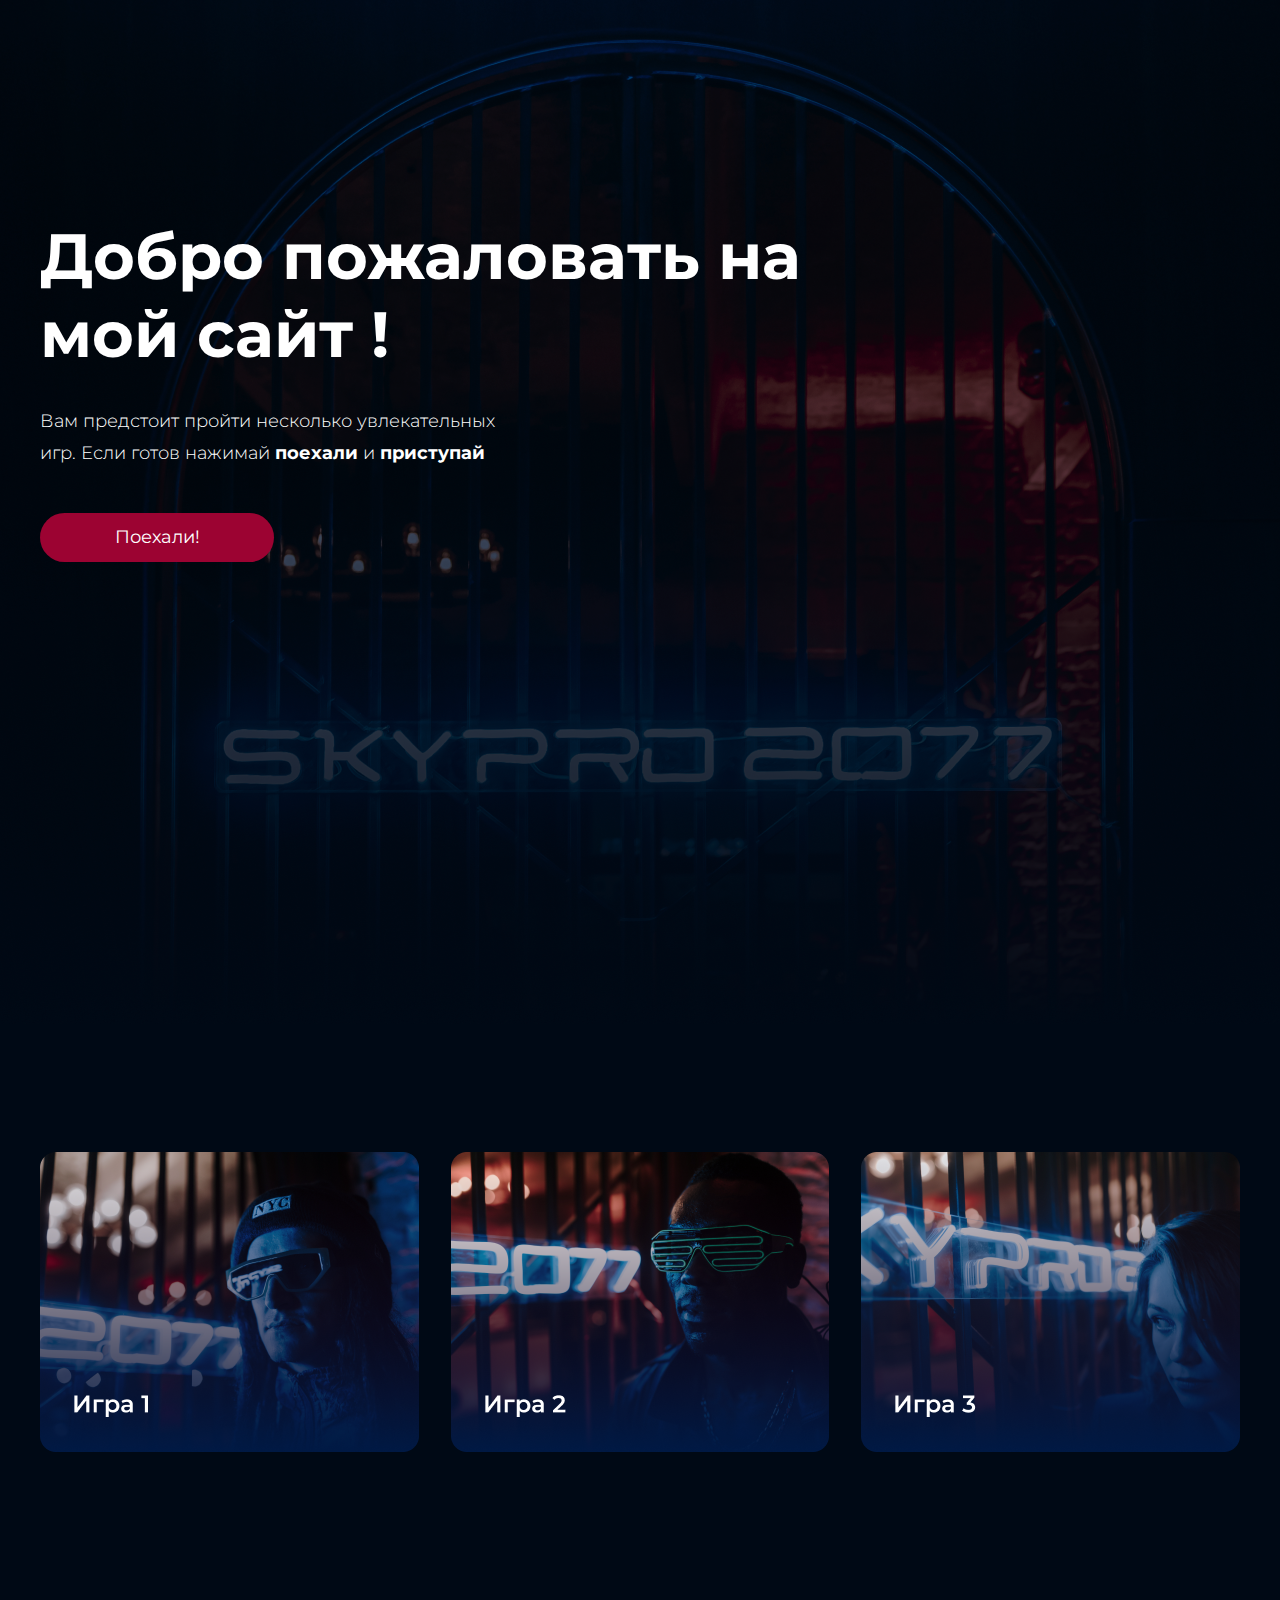
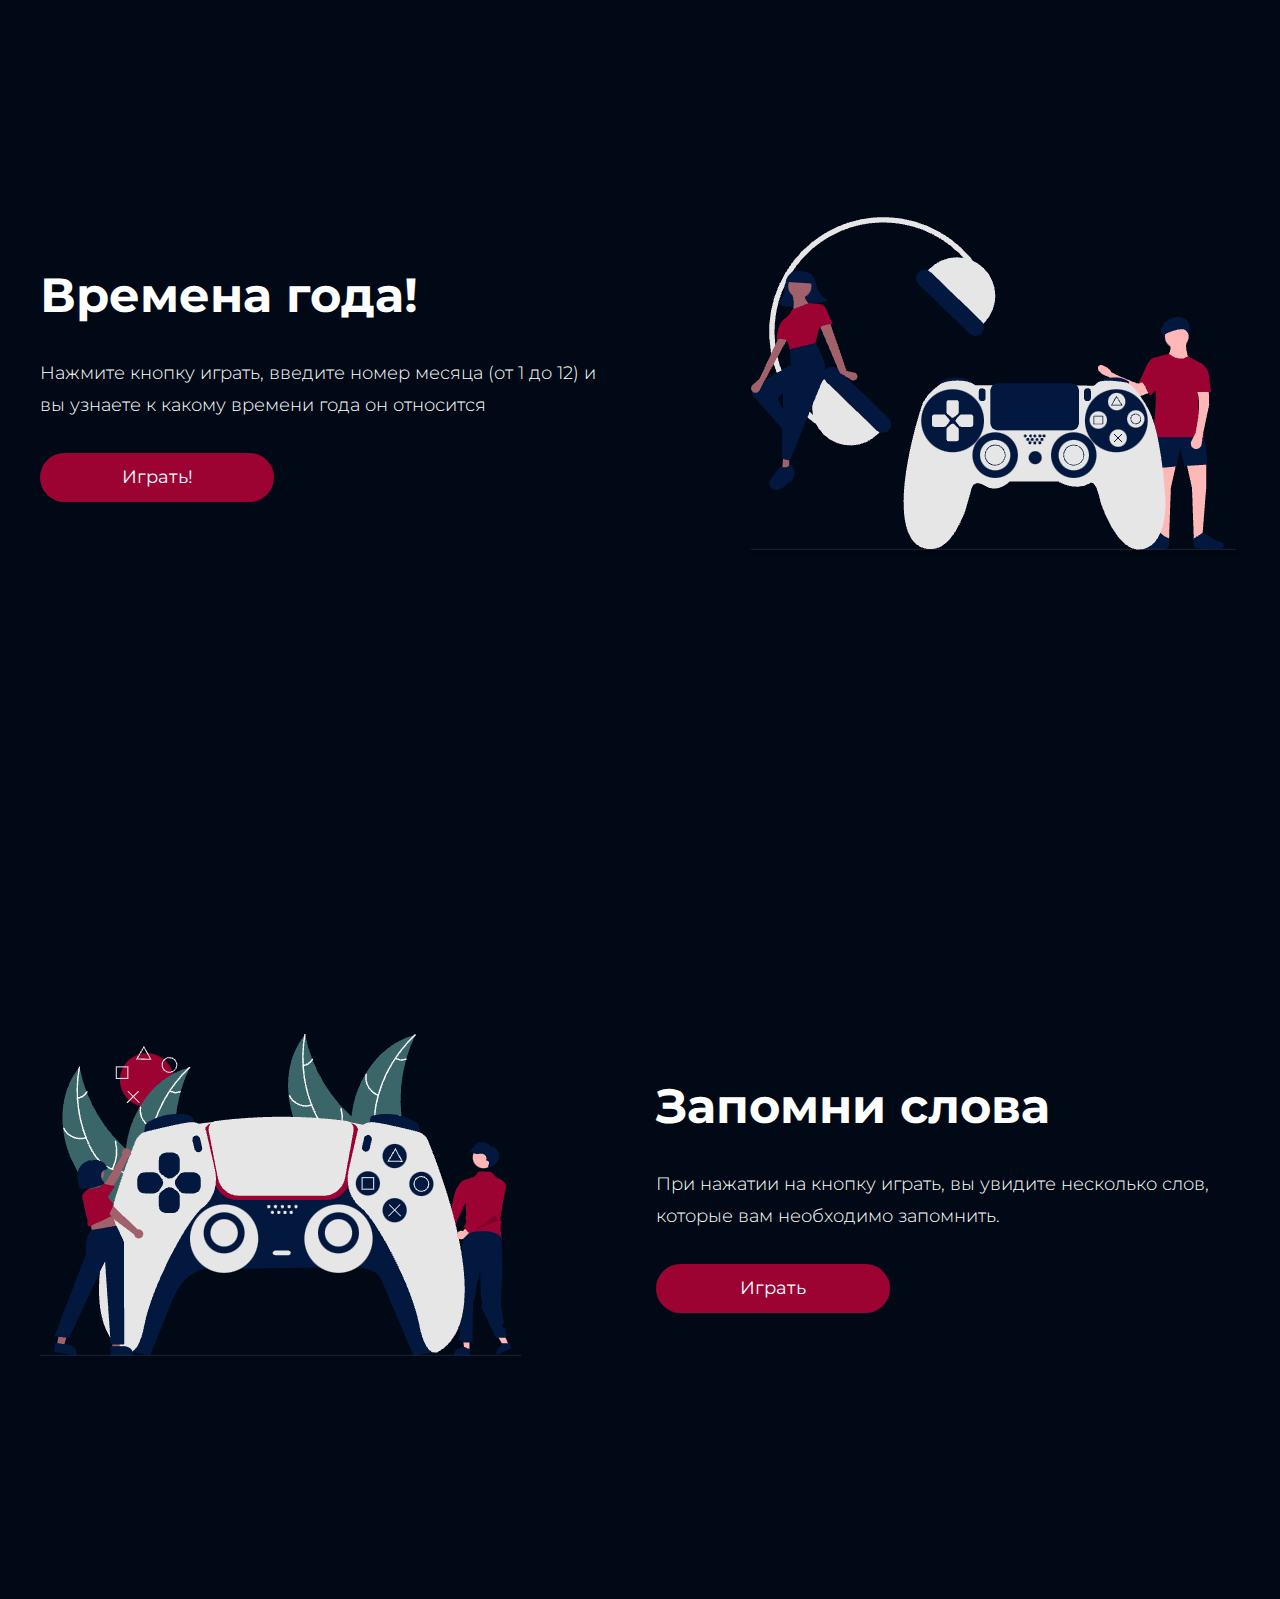
<file: index.html>
<!DOCTYPE html>
<html lang="en">

<head>
    <meta charset="UTF-8">
    <meta name="viewport" content="width=device-width, initial-scale=1.0">
    <link rel="stylesheet" href="style.css">
    <link rel="preconnect" href="https://fonts.googleapis.com">
    <link rel="preconnect" href="https://fonts.gstatic.com" crossorigin>
    <link href="https://fonts.googleapis.com/css2?family=Montserrat:wght@300;400;500;700&display=swap" rel="stylesheet">
    <title>Document</title>
    
</head>

<body>
    <div class="header center">
        <h1 class="header__title">Добро пожаловать на мой сайт !</h1>
        <h3 class="header__content">Вам предстоит пройти несколько увлекательных игр. Если готов нажимай <span
                style="font-weight: 700;">поехали</span> и <span style="font-weight: 700;">приступай</span></h3>
        <button class="header__button">Поехали!</button>
    </div>
    <div class="group center">
        <a class="group__game" href="#"><img class="group__img" src="img/Group 1.png" alt="Игра первая"></a>
        <a class="group__game" href="#"><img class="group__img" src="img/Group 2.png" alt="Игра вторая"></a>
        <a class="group__game" href="#"><img class="group__img" src="img/Group 3.png" alt="Игра третья"></a>
    </div>
    <div class="season center">
        <div class="season__content">
            <h2 class="season__content_header">Времена года!</h2>
            <h3 class="season__content_content">Нажмите кнопку играть, введите номер месяца (от 1 до 12) и вы узнаете к какому времени года он относится</h3>
            <button onclick="gameseasons();" class="season__content_button">Играть!</button>
        </div>
        <div class="season__image">
            <img class="season__image_one" src="img/seasongame.png" alt="Игра: времена года.">
        </div>
    </div>
    <div class="words center">
        <div class="words__image">
            <img class="words__image_one" src="img/wordsgame.png" alt="Игра: запомни слова.">
        </div>
        <div class="words__content">
            <h2 class="words__content_header">Запомни слова</h2>
            <h3 class="words__content_content">При нажатии на кнопку играть, вы увидите несколько слов, которые вам необходимо запомнить.</h3>
            <button onclick="gamewords();" class="words__content_button">Играть</button>
        </div>
    </div>

    <script src="script.js"></script>
</body>

</html>
</file>
<file: style.css>
* {
  margin: 0;
  padding: 0;
}

* {
  font-family: "Montserrat", sans-serif;
}

.center {
  padding-left: calc(50% - 600px);
  padding-right: calc(50% - 600px);
}

button {
  font-family: inherit;
}

a {
  text-decoration: none;
}

@keyframes click {
  0% {
    animation-timing-function: ease-out;
    transform: scale(1);
    transform-origin: center center;
  }
  10% {
    animation-timing-function: ease-in;
    transform: scale(0.91);
  }
  17% {
    animation-timing-function: ease-out;
    transform: scale(0.98);
  }
  33% {
    animation-timing-function: ease-in;
    transform: scale(0.87);
  }
  45% {
    animation-timing-function: ease-out;
    transform: scale(1);
  }
}
.header {
  background-image: url(img/header1.png);
  background-repeat: no-repeat;
  background-position: center;
  background-size: cover;
  height: 1024px;
}
.header__title {
  padding-top: 217px;
  color: #FFF;
  font-size: 64px;
  font-style: normal;
  font-weight: 700;
  line-height: normal;
  display: flex;
  width: 788.778px;
  flex-direction: column;
  justify-content: center;
  flex-shrink: 0;
}
.header__content {
  color: #FFF;
  font-size: 18px;
  font-style: normal;
  font-weight: 300;
  line-height: 32px;
  padding-top: 32px;
  width: 481px;
}
.header__button {
  border-radius: 30px;
  background: #9C0332;
  box-sizing: border-box;
  width: 234.063px;
  height: 48.603px;
  flex-shrink: 0;
  border-style: none;
  color: #FFFFFF;
  margin-top: 44px;
  font-size: 18px;
  font-style: normal;
  font-weight: 400;
  line-height: normal;
  padding-top: 13px;
  padding-bottom: 13px;
  animation: click 5s ease-out 0s 3 normal forwards;
  transition: all 0.5s;
}
.header__button:hover {
  transform: scale(1.05);
}

.group {
  background-image: url(img/back2.png);
  background-repeat: no-repeat;
  background-position: center;
  background-size: cover;
  display: flex;
  gap: 32px;
  padding-top: 128px;
  padding-bottom: 128px;
}
.group__img {
  transition: all 0.5s;
}
.group__img:hover {
  transform: scale(1.05);
}

.season {
  background-image: url(img/seasonback.png);
  background-repeat: no-repeat;
  background-position: center;
  background-size: cover;
  display: flex;
  gap: 135px;
}
.season__content {
  display: flex;
  flex-direction: column;
  gap: 32px;
  margin-top: 282px;
  margin-bottom: 282px;
}
.season__content_header {
  color: rgb(255, 255, 255);
  font-size: 48px;
  font-weight: 700;
  line-height: 59px;
  letter-spacing: 0px;
  text-align: left;
}
.season__content_content {
  color: rgb(255, 255, 255);
  font-size: 18px;
  font-weight: 300;
  line-height: 32px;
  letter-spacing: 0px;
  text-align: left;
}
.season__content_button {
  border-radius: 30px;
  background: #9C0332;
  box-sizing: border-box;
  width: 234.063px;
  height: 48.603px;
  flex-shrink: 0;
  border-style: none;
  color: rgb(255, 255, 255);
  font-family: Montserrat;
  font-size: 18px;
  font-weight: 400;
  line-height: 22px;
  letter-spacing: 0px;
  padding-top: 13px;
  padding-bottom: 13px;
  animation: click 5s ease-out 0s 3 normal forwards;
  transition: all 0.5s;
}
.season__content_button:hover {
  transform: scale(1.05);
}
.season__image {
  margin-top: 233px;
  margin-bottom: 233px;
}

.words {
  background-image: url(img/wordsback.png);
  background-repeat: no-repeat;
  background-position: center;
  background-size: cover;
  display: flex;
  gap: 135px;
}
.words__content {
  display: flex;
  flex-direction: column;
  gap: 32px;
  margin-top: 282px;
  margin-bottom: 282px;
}
.words__content_header {
  color: rgb(255, 255, 255);
  font-size: 48px;
  font-weight: 700;
  line-height: 59px;
  letter-spacing: 0px;
  text-align: left;
}
.words__content_content {
  color: rgb(255, 255, 255);
  font-size: 18px;
  font-weight: 300;
  line-height: 32px;
  letter-spacing: 0px;
  text-align: left;
}
.words__content_button {
  border-radius: 30px;
  background: #9C0332;
  box-sizing: border-box;
  width: 234.063px;
  height: 48.603px;
  flex-shrink: 0;
  border-style: none;
  color: rgb(255, 255, 255);
  font-family: Montserrat;
  font-size: 18px;
  font-weight: 400;
  line-height: 22px;
  letter-spacing: 0px;
  padding-top: 13px;
  padding-bottom: 13px;
  animation: click 5s ease-out 0s 3 normal forwards;
  transition: all 0.5s;
}
.words__content_button:hover {
  transform: scale(1.05);
}
.words__image {
  margin-top: 239px;
  margin-bottom: 239px;
}

@media (max-width: 767px) {
  .center {
    padding-left: 16px;
    padding-right: 16px;
  }
  .header {
    display: flex;
    flex-direction: column;
    align-items: center;
    height: 735px;
  }
  .header__title {
    color: rgb(255, 255, 255);
    font-family: Montserrat;
    font-size: 32px;
    font-weight: 700;
    line-height: 39px;
    letter-spacing: 0px;
    text-align: center;
    width: 343px;
    padding-top: 238px;
  }
  .header__content {
    color: rgb(255, 255, 255);
    font-family: Montserrat;
    font-size: 14px;
    font-weight: 300;
    line-height: 22px;
    letter-spacing: 0px;
    text-align: center;
    width: 343px;
    padding-top: 32px;
  }
  .header__button {
    margin-top: 32px;
  }
  .group {
    display: flex;
    flex-direction: column;
    gap: 32px;
  }
  .group__img {
    width: 343px;
  }
  .season {
    display: flex;
    flex-direction: column;
    align-items: center;
    gap: 64px;
  }
  .season__content {
    display: flex;
    flex-direction: column;
    gap: 32px;
    align-items: center;
    margin-top: 51px;
    margin-bottom: 0px;
  }
  .season__content_header {
    font-size: 32px;
    line-height: 39px;
    letter-spacing: 0px;
    text-align: center;
  }
  .season__content_content {
    font-size: 14px;
    line-height: 22px;
    letter-spacing: 0px;
    text-align: center;
  }
  .season__image {
    margin-top: 0px;
    margin-bottom: 85px;
  }
  .season__image_one {
    width: 344px;
  }
  .words {
    display: flex;
    flex-direction: column;
    align-items: center;
    gap: 64px;
  }
  .words__content {
    display: flex;
    flex-direction: column;
    gap: 32px;
    align-items: center;
    margin-top: 51px;
    margin-bottom: 0px;
  }
  .words__content_header {
    font-size: 32px;
    line-height: 39px;
    letter-spacing: 0px;
    text-align: center;
  }
  .words__content_content {
    font-size: 14px;
    line-height: 22px;
    letter-spacing: 0px;
    text-align: center;
  }
  .words__image {
    order: 1;
    margin-top: 0px;
    margin-bottom: 90px;
  }
  .words__image_one {
    width: 344px;
  }
}/*# sourceMappingURL=style.css.map */
</file>
